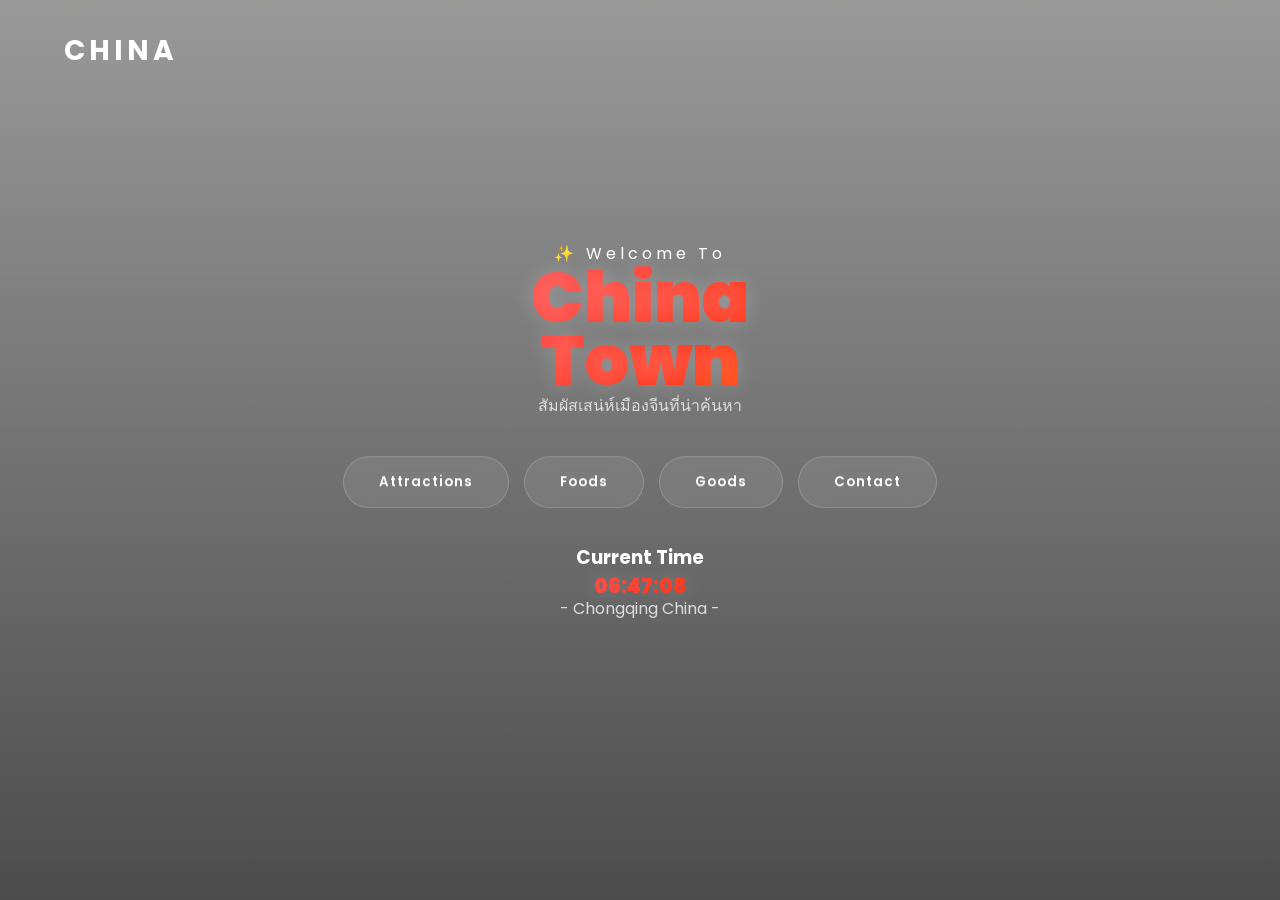
<file: index.html>
<!DOCTYPE html>
<html lang="en">
<head>
<meta charset="UTF-8">
<meta name="viewport" content="width=device-width, initial-scale=1.0">
<title>China Town</title>

<link rel="preconnect" href="https://fonts.googleapis.com">
<link href="https://fonts.googleapis.com/css2?family=Poppins:wght@300;400;500;600;700;800&display=swap" rel="stylesheet">

<link rel="stylesheet" href="style.css">
</head>
<body>

<section class="hero">

    <div class="overlay"></div>

    <div class="firefly-container">
        <span class="spark" style="left:2%;animation-duration:8s;"></span>
        <span class="spark" style="left:6%;animation-duration:12s;"></span>
        <span class="spark" style="left:10%;animation-duration:9s;"></span>
        <span class="spark" style="left:15%;animation-duration:14s;"></span>
        <span class="spark" style="left:20%;animation-duration:10s;"></span>
        <span class="spark" style="left:25%;animation-duration:13s;"></span>
        <span class="spark" style="left:30%;animation-duration:8s;"></span>
        <span class="spark" style="left:35%;animation-duration:15s;"></span>
        <span class="spark" style="left:40%;animation-duration:11s;"></span>
        <span class="spark" style="left:45%;animation-duration:9s;"></span>
        <span class="spark" style="left:50%;animation-duration:12s;"></span>
        <span class="spark" style="left:55%;animation-duration:14s;"></span>
        <span class="spark" style="left:60%;animation-duration:8s;"></span>
        <span class="spark" style="left:65%;animation-duration:13s;"></span>
        <span class="spark" style="left:70%;animation-duration:10s;"></span>
        <span class="spark" style="left:75%;animation-duration:15s;"></span>
        <span class="spark" style="left:80%;animation-duration:9s;"></span>
        <span class="spark" style="left:85%;animation-duration:11s;"></span>
        <span class="spark" style="left:90%;animation-duration:12s;"></span>
        <span class="spark" style="left:95%;animation-duration:14s;"></span>
    </div>

    <nav>
        <div class="logo">CHINA</div>
    </nav>

    <div class="content">

        <span class="tag">✨ Welcome To</span>

        <h1>
            China<br>
            Town
        </h1>

        <p>
            สัมผัสเสน่ห์เมืองจีนที่น่าค้นหา
        </p>

        <div class="buttons">
            <a href="data/fang/index.html"><button class="btn1">Attractions</button></a>
            <a href="data/foods/index.html"><button class="btn2">Foods</button></a>
            <a href="data/tamp/index.html"><button class="btn3">Goods</button></a>
            <a href="data/fen/index.html"><button class="btn4">Contact</button></a>

    </div>

       <div class="glass-card">
        <h2>ㅤ</h2>
        <h3>Current Time</h3>
        <h1 id="clock">0:00:00</h1>
        <p>- Chongqing China -</p>
    </div>

    
</section>

<script src="script.js"></script>

</body>
</html>
</file>
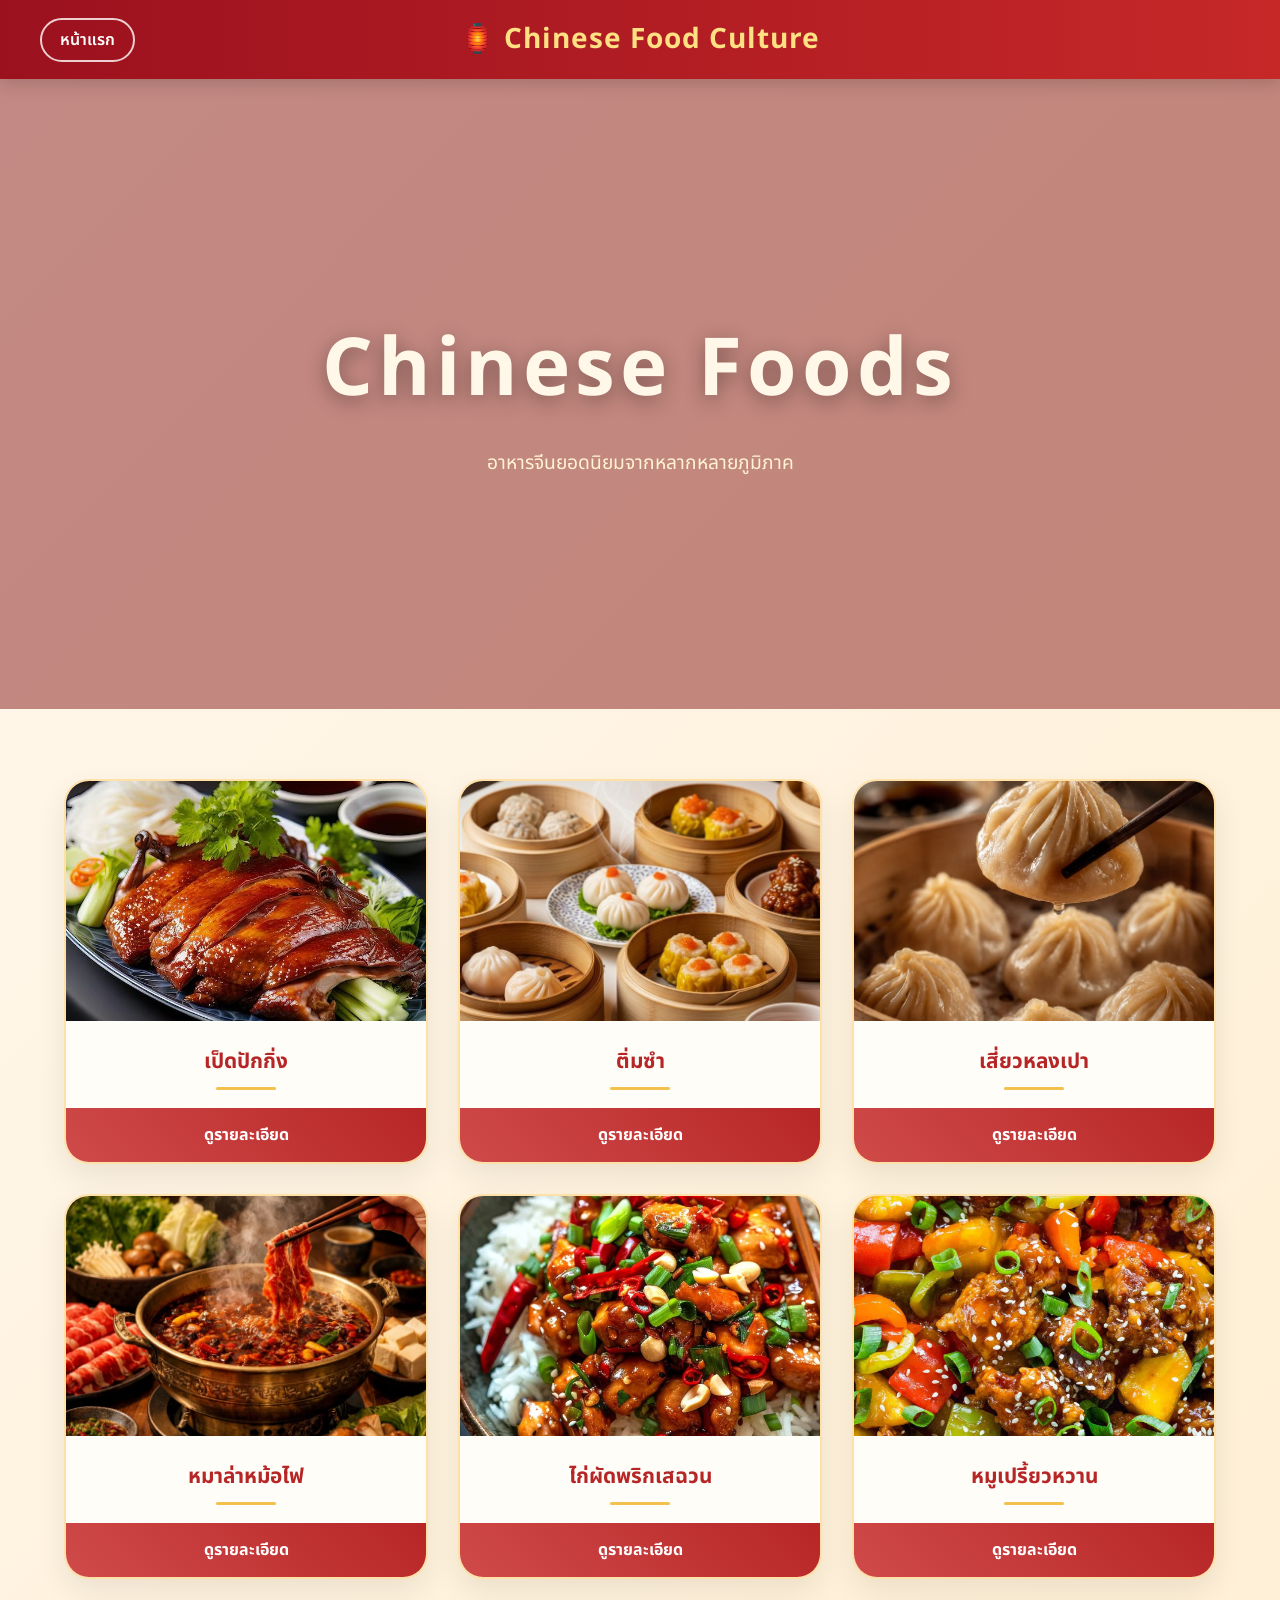
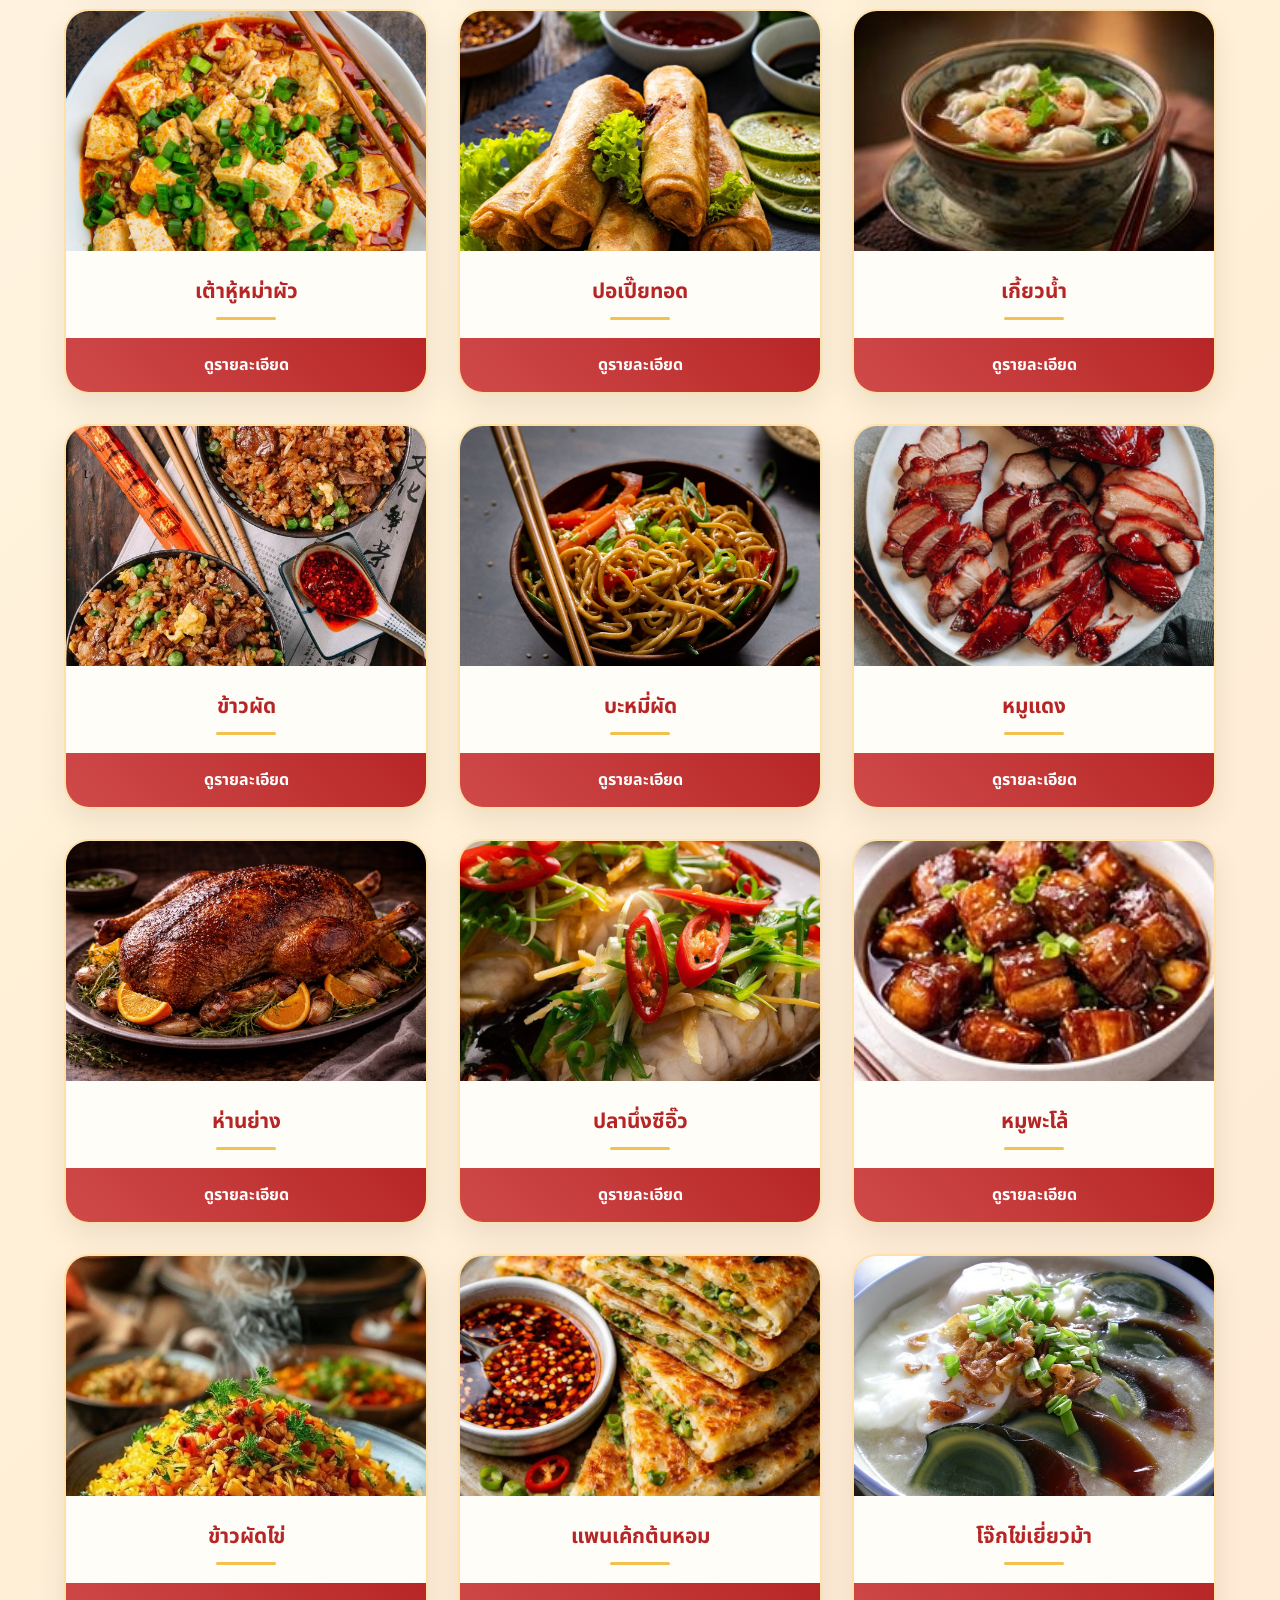
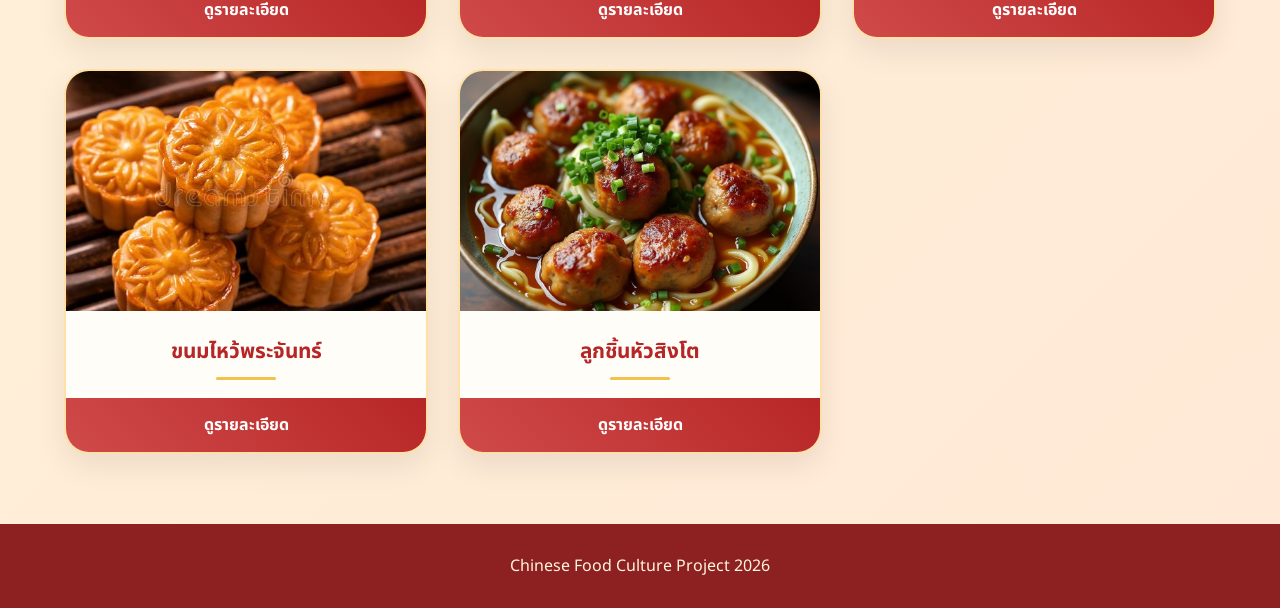
<file: data/foods/index.html>
<!DOCTYPE html>
<html lang="th">

<head>
    <meta charset="UTF-8">
    <meta name="viewport" content="width=device-width, initial-scale=1.0">
    <title>Chinese Food Culture</title>
    <link rel="stylesheet" href="style.css">
</head>

<body>

    <nav>
        <a href="../../index.html" class="home-btn">หน้าแรก</a>
        <h2>🏮 Chinese Food Culture</h2>
    </nav>

    <header class="hero">
        <h1>Chinese Foods</h1>
        <p>อาหารจีนยอดนิยมจากหลากหลายภูมิภาค</p>
    </header>

    <section class="food-grid">


        <div class="food-card">
            <img src="images/duck.jpg" alt="เป็ดปักกิ่ง">
            <h3>เป็ดปักกิ่ง</h3>
            <a href="detail.html?id=duck">ดูรายละเอียด</a>
        </div>

        <div class="food-card">
            <img src="images/dimsum.jpg" alt="ติ่มซำ">
            <h3>ติ่มซำ</h3>
            <a href="detail.html?id=dimsum">ดูรายละเอียด</a>
        </div>

        <div class="food-card">
            <img src="images/xlb.jpg" alt="เสี่ยวหลงเปา">
            <h3>เสี่ยวหลงเปา</h3>
            <a href="detail.html?id=xlb">ดูรายละเอียด</a>
        </div>

        <div class="food-card">
            <img src="images/hotpot.jpg" alt="หมาล่าหม้อไฟ">
            <h3>หมาล่าหม้อไฟ</h3>
            <a href="detail.html?id=hotpot">ดูรายละเอียด</a>
        </div>

        <div class="food-card">
            <img src="images/Chicken.jpg" alt="ไก่ผัดพริกเสฉวน">
            <h3>ไก่ผัดพริกเสฉวน</h3>
            <a href="detail.html?id=Chicken">ดูรายละเอียด</a>
        </div>

        <div class="food-card">
            <img src="images/pork.jpg" alt="หมูเปรี้ยวหวาน">
            <h3>หมูเปรี้ยวหวาน</h3>
            <a href="detail.html?id=pork">ดูรายละเอียด</a>
        </div>

        <div class="food-card">
            <img src="images/mapotofu.jpg" alt="เต้าหู้หม่าผัว">
            <h3>เต้าหู้หม่าผัว</h3>
            <a href="detail.html?id=mapotofu">ดูรายละเอียด</a>
        </div>

        <div class="food-card">
            <img src="images/Spring Rolls.jpg" alt="ปอเปี๊ยทอด">
            <h3>ปอเปี๊ยทอด</h3>
            <a href="detail.html?id=SpringRolls">ดูรายละเอียด</a>
        </div>

        <div class="food-card">
            <img src="images/WontonSoup.jpg" alt="เกี้ยวน้ำ">
            <h3>เกี้ยวน้ำ</h3>
            <a href="detail.html?id=WontonSoup">ดูรายละเอียด</a>
        </div>

        <div class="food-card">
            <img src="images/Fried-Rice.jpg" alt="ข้าวผัด">
            <h3>ข้าวผัด</h3>
            <a href="detail.html?id=FriedRice">ดูรายละเอียด</a>
        </div>

        <div class="food-card">
            <img src="images/Chow Mein.jpg" alt="บะหมี่ผัด">
            <h3>บะหมี่ผัด</h3>
            <a href="detail.html?id=ChowMein">ดูรายละเอียด</a>
        </div>

        <div class="food-card">
            <img src="images/Char Siu.jpg" alt="หมูแดง">
            <h3>หมูแดง</h3>
            <a href="detail.html?id=CharSiu">ดูรายละเอียด</a>
        </div>

        <div class="food-card">
            <img src="images/Roast-Goose.jpg" alt="ห่านย่าง">
            <h3>ห่านย่าง</h3>
            <a href="detail.html?id=RoastGoose">ดูรายละเอียด</a>
        </div>

        <div class="food-card">
            <img src="images/Steamed Fish.jpg" alt="ปลานึ่งซีอิ๊ว">
            <h3>ปลานึ่งซีอิ๊ว</h3>
            <a href="detail.html?id=SteamedFish">ดูรายละเอียด</a>
        </div>

        <div class="food-card">
            <img src="images/Braised Pork Belly.jpg" alt="หมูพะโล้">
            <h3>หมูพะโล้</h3>
            <a href="detail.html?id=BraisedPorkBelly">ดูรายละเอียด</a>
        </div>

        <div class="food-card">
            <img src="images/Egg Fried Rice.jpg" alt="ข้าวผัดไข่">
            <h3>ข้าวผัดไข่</h3>
            <a href="detail.html?id=EggFriedRice">ดูรายละเอียด</a>
        </div>

        <div class="food-card">
            <img src="images/Scallion Pancake.jpg" alt="แพนเค้กต้นหอม">
            <h3>แพนเค้กต้นหอม</h3>
            <a href="detail.html?id=ScallionPancake">ดูรายละเอียด</a>
        </div>

        <div class="food-card">
            <img src="images/Century Egg Porridge.jpg" alt="โจ๊กไข่เยี่ยวม้า">
            <h3>โจ๊กไข่เยี่ยวม้า</h3>
            <a href="detail.html?id=CenturyEggPorridge">ดูรายละเอียด</a>
        </div>

        <div class="food-card">
            <img src="images/Mooncake.jpg" alt="ขนมไหว้พระจันทร์">
            <h3>ขนมไหว้พระจันทร์</h3>
            <a href="detail.html?id=Mooncake">ดูรายละเอียด</a>
        </div>

        <div class="food-card">
            <img src="images/lion.jpg" alt="ลูกชิ้นหัวสิงโต">
            <h3>ลูกชิ้นหัวสิงโต</h3>
            <a href="detail.html?id=LionsHeadMeatballs">ดูรายละเอียด</a>
        </div>

    </section>



    <footer>
        <p>Chinese Food Culture Project 2026</p>
    </footer>

</body>

</html>
</file>
<file: style.css>
* {
    margin: 0;
    padding: 0;
    box-sizing: border-box;
    font-family: 'Poppins', sans-serif;
}

body {
    overflow: hidden;
}

/* 1. เปลี่ยนพื้นหลังเป็นภาพเมืองจีน (Shanghai Night View) */
.hero {
    background-image: url("https://png.pngtree.com/background/20210710/original/pngtree-vintage-traditional-chinese-style-new-year-background-picture-image_978864.jpg");
    background-position: center;
    height: 100vh; /* บังคับให้สูงเต็มจอ */
    position: relative;
}


.overlay {
    position: absolute;
    inset: 0;
    background: linear-gradient(
        to bottom,
        rgba(0, 0, 0, 0.4),
        rgba(0, 0, 0, 0.7)
    );
}


nav {
    position: relative;
    z-index: 10;
    display: flex;
    justify-content: space-between;
    align-items: center;
    width: 90%;
    margin: auto;
    padding: 30px 0;
}

.logo {
    color: white;
    font-size: 28px;
    font-weight: 700;
    letter-spacing: 4px;
}

nav ul {
    display: flex;
    gap: 40px;
    list-style: none;
}

/* 2. ฟังก์ชันเมนูขวาบนเด้งได้ตอนเมาส์โดน (Hover Effect เจ๋งๆ) */
nav a {
    text-decoration: none;
    color: white;
    display: inline-block;
    position: relative;
    padding: 5px 0;
    font-weight: 500;
    /* ใช้ cubic-bezier เพื่อให้จังหวะเด้งตอนเมาส์ชี้ดูนุ่มนวลและมีสปริง */
    transition: transform 0.3s cubic-bezier(0.175, 0.885, 0.32, 1.275), color 0.3s ease;
}

nav a:hover {
    color: #ff0000;
    transform: translateY(-5px) scale(1.05); /* เด้งขึ้นและขยายขึ้นนิดหน่อย */
}

/* แถม: เอฟเฟกต์เส้นใต้เรืองแสงวิ่งขยายออกซ้าย-ขวา ตอน Hover เมนู */
nav a::after {
    content: '';
    position: absolute;
    width: 100%;
    transform: scaleX(0);
    height: 2px;
    bottom: 0;
    left: 0;
    background-color: #ff0000;
    transform-origin: bottom center;
    transition: transform 0.25s ease-out;
    box-shadow: 0 0 8px #ff0000;
}

nav a:hover::after {
    transform: scaleX(1);
}

/* 3. ย้ายกล่องข้อความ China Town มาไว้ตรงกลางหน้าจอ */
.content {
    position: absolute;
    z-index: 10;
    top: 50%;
    left: 50%; /* เปลี่ยนจาก 8% เป็น 50% */
    transform: translate(-50%, -50%); /* จัดกึ่งกลางที่แท้จริงทั้งแนวตั้งและแนวนอน */
    color: white;
    text-align: center; /* สั่งให้ตัวหนังสือและปุ่มจัดกึ่งกลางตัวเอง */
    display: flex;
    flex-direction: column;
    align-items: center;
}

.tag {
    font-size: 25;
    color: #ffffff;
    letter-spacing: 4px;
}

.content h1{
    font-size: 70px;
    font-weight: 900;
    line-height: 0.9;
    text-align: center;

    background: linear-gradient(
        135deg,
        #ff4d4d,
        #ff3015,
        #ff8c00,
        #ffca1b,
        #550c0c
    );

    background-size: 300% 300%;

    -webkit-background-clip: text;
    -webkit-text-fill-color: transparent;
    background-clip: text;

    animation: gradient 5s ease infinite;

    text-shadow: 0 0 20px rgba(255,255,255,0.2);
}

@keyframes gradient{
    0%{
        background-position: 0% 50%;
    }
    50%{
        background-position: 100% 50%;
    }
    100%{
        background-position: 0% 50%;
    }
}

.content p {
    max-width: 550px;
    color: #ddd;
    line-height: 1.8;
    margin-bottom: 35px;
}

.buttons {
    display: flex;
    gap: 15px;
    justify-content: center; /* จัดกลุ่มปุ่มให้อยู่ตรงกลาง */
}


.btn1, .btn2, .btn3, .btn4 {
    padding: 15px 35px;
    border-radius: 50px;
    color: white;
    font-weight: 600;
    letter-spacing: 1px;
    cursor: pointer;
    
    /* ดีไซน์ปุ่มแบบกระจกฝ้า (Glassmorphism) */
    background: rgba(255, 255, 255, 0.08); 
    border: 1px solid rgba(255, 255, 255, 0.2);
    backdrop-filter: blur(15px);
    -webkit-backdrop-filter: blur(15px);
    
   
    transition: transform 0.3s cubic-bezier(0.175, 0.885, 0.32, 1.275), 
                border-color 0.3s ease, 
                box-shadow 0.3s ease, 
                color 0.3s ease;
}


.btn1:hover, .btn2:hover, .btn3:hover, .btn4:hover {
    color: #c00000;                        
    background: rgba(255, 255, 255, 0.15); 
    border-color: #ffe600;                
    transform: translateY(-6px) scale(1.03); 
    box-shadow: 0 12px 25px rgba(255, 0, 0, 0.35); /* แสงนีออนฟุ้งสะท้อนอยู่ใต้ปุ่ม */
}

/* กล่องเวลาฝั่งขวา (คงไว้ที่เดิม แต่ปรับแอนิเมชันให้ไม่ตีกับ transform กึ่งกลาง) */
.glass-card {
    font-size: 5;
}

.glass-card h3 {
    margin-bottom: 5px;
}

.glass-card h1 {
    font-size: 20px;
}

/* ปรับแอนิเมชันลอยของกล่องเวลาใหม่ */
@keyframes float {
    0% {
        transform: translateY(0px);
    }
    50% {
        transform: translateY(-15px);
    }
    100% {
        transform: translateY(0px);
    }
}

@media(max-width: 1024px) {
    /* ซ่อนกล่องเวลาในหน้าจอที่เล็กลง เพื่อไม่ให้ทับกับข้อความตรงกลาง */
    .glass-card {
        display: none;
    }
}

@media(max-width: 768px) {
    nav ul {
        display: none;
    }
    .content h1 {
        font-size: 55px;
        line-height: 60px;
    }
}

/* Container ครอบประกายไฟให้อยู่เต็มจอและไม่บังปุ่ม */
.firefly-container {
    position: absolute;
    inset: 0;
    overflow: hidden;
    pointer-events: none; /* ทำให้ยังกดปุ่มบนหน้าเว็บได้ตามปกติ */
    z-index: 2; /* อยู่หลังข้อความ แต่อยู่หน้าภาพพื้นหลัง */
}

/* สไตล์เริ่มต้นของละอองประกายไฟ */
.sparkle {
    position: absolute;
    width: 100%;
    height: 100%;
    top: 0;
    left: 0;
    mix-blend-mode: screen; /* กรองเฉพาะสีทองให้เรืองแสง */
}

/* ละอองไฟชุดที่ 1: เม็ดใหญ่ ลอยเร็วปานกลาง */
.firefly-container {
    position: absolute;
    inset: 0;
    overflow: hidden;
    pointer-events: none;
    z-index: 2;
}

.spark {
    position: absolute;
    top: -20px;
    border-radius: 50%;
    background: #ffd700;
    box-shadow:
        0 0 6px #ffd700,
        0 0 12px #ffb300,
        0 0 20px #ff9900;

    animation: snowfall linear infinite;
}

/* เล็ก */
.spark:nth-child(3n) {
    width: 3px;
    height: 3px;
    opacity: .7;
}

/* กลาง */
.spark:nth-child(3n+1) {
    width: 5px;
    height: 5px;
    opacity: .9;
}

/* ใหญ่ */
.spark:nth-child(3n+2) {
    width: 8px;
    height: 8px;
    opacity: 1;
}

@keyframes snowfall {
    0% {
        transform: translateY(-10vh) translateX(0);
        opacity: 0;
    }

    10% {
        opacity: 1;
    }

    50% {
        transform: translateY(50vh) translateX(30px);
    }

    100% {
        transform: translateY(110vh) translateX(-20px);
        opacity: 0;
    }
}
</file>
<file: data/foods/style.css>
@import url('https://fonts.googleapis.com/css2?family=Noto+Sans+Thai:wght@300;400;500;700&display=swap');

*{
    margin:0;
    padding:0;
    box-sizing:border-box;
    font-family:'Noto Sans Thai',sans-serif;
}

html{
    scroll-behavior:smooth;
}

body{
    min-height:100vh;
    background:
    linear-gradient(
        135deg,
        #fff8ef,
        #fff1d8,
        #ffe9d6
    );
    color:#4a2b2b;
}

/* ================= NAVBAR ================= */

/* ================= NAVBAR ================= */

nav{
    background:rgba(183, 38, 38, 0.95);
    backdrop-filter:blur(10px);

    position:sticky;
    top:0;
    z-index:1000;

    padding:18px 40px;

    box-shadow:0 8px 25px rgba(183,38,38,.25);

    display:flex;
    justify-content:center;
    align-items:center;

    position:sticky;
}

nav h2{
    color:#ffe39c;
    font-size:1rem;
    font-weight:200;
    letter-spacing:1px;
    margin:0;
}

.home-btn{
    position:absolute;
    left:40px;

    color:white;
    text-decoration:none;
    font-weight:600;

    padding:8px 16px;
    border:2px solid rgba(255,255,255,.8);
    border-radius:25px;

    transition:.3s;
}

.home-btn:hover{
    background:white;
    color:#b72626;
}

.nav-menu{
    width:100%;
    display:flex;
    justify-content:flex-start;
}

.home-btn{
    color:white;
    text-decoration:none;
    font-weight:600;

    padding:8px 18px;

    border:2px solid rgba(255,255,255,.8);
    border-radius:30px;

    transition:.3s;
}

.home-btn:hover{
    background:white;
    color:#b72626;
}
.hero{
    height:70vh;

    display:flex;
    flex-direction:column;
    justify-content:center;
    align-items:center;

    text-align:center;

    background:
    linear-gradient(
        rgba(120,0,0,.45),
        rgba(120,0,0,.45)
    ),
    url("https://images.unsplash.com/photo-1517248135467-4c7edcad34c4");

    background-size:cover;
    background-position:center;
}

.hero h1{
    font-size:5rem;
    color:#fff7e7;

    letter-spacing:5px;
    font-weight:700;

    text-shadow:
    0 5px 20px rgba(0,0,0,.35);

    animation:floatText 3s ease-in-out infinite;
}

.hero p{
    margin-top:18px;
    color:#fff3d2;
    font-size:1.2rem;
    max-width:700px;
}

@keyframes floatText{
    0%{
        transform:translateY(0);
    }
    50%{
        transform:translateY(-8px);
    }
    100%{
        transform:translateY(0);
    }
}

/* ================= FOOD GRID ================= */

.food-grid{
    width:90%;
    margin:70px auto;

    display:grid;
    grid-template-columns:
    repeat(auto-fit,minmax(280px,1fr));

    gap:30px;
}

/* ================= CARD ================= */

.food-card{
    background:#fffdf8;

    border-radius:25px;
    overflow:hidden;

    border:2px solid #ffe1a8;

    box-shadow:
    0 12px 30px rgba(0,0,0,.08);

    transition:.4s;
}

.food-card:hover{
    transform:
    translateY(-12px);

    box-shadow:
    0 18px 35px rgba(183,38,38,.18);
}

.food-card img{
    width:100%;
    height:240px;
    object-fit:cover;

    transition:.5s;
}

.food-card:hover img{
    transform:scale(1.05);
}

.food-card h3{
    text-align:center;

    padding:18px;

    color:#b72626;
    font-size:1.3rem;
    font-weight:700;
}

.food-card h3::after{
    content:"";
    display:block;

    width:60px;
    height:3px;

    margin:10px auto 0;

    background:#f2c14e;
    border-radius:10px;
}

/* ================= BUTTON ================= */

.food-card a{
    display:block;
    text-align:center;

    padding:15px;

    text-decoration:none;

    background:
    linear-gradient(
        45deg,
        #d04a4a,
        #b72626
    );

    color:white;
    font-weight:700;

    transition:.35s;
}

.food-card a:hover{
    background:
    linear-gradient(
        45deg,
        #e66060,
        #cc3636
    );

    letter-spacing:1px;

    box-shadow:
    inset 0 0 20px rgba(255,255,255,.15);
}

/* ================= DETAIL PAGE ================= */

.detail-container{
    max-width:1200px;

    margin:60px auto;
    padding:20px;

    display:grid;
    grid-template-columns:1fr 1fr;
    gap:40px;
}

.detail-container img{
    width:100%;
    border-radius:25px;

    border:4px solid #ffe1a8;

    box-shadow:
    0 15px 35px rgba(0,0,0,.15);
}

.detail-content{
    background:#fffdf8;

    padding:35px;

    border-radius:25px;

    border:2px solid #ffe1a8;

    box-shadow:
    0 10px 25px rgba(0,0,0,.08);
}

.detail-content h1{
    color:#b72626;
    margin-bottom:20px;
    font-size:2.5rem;
}

.detail-content h3{
    color:#d18c00;
    margin-top:22px;
    margin-bottom:10px;
}

.detail-content p{
    line-height:1.9;
    color:#555;
}

.detail-content a{
    display:inline-block;

    margin-top:25px;

    background:#b72626;
    color:white;

    text-decoration:none;

    padding:12px 22px;

    border-radius:12px;

    transition:.3s;
}

.detail-content a:hover{
    background:#d04a4a;

    transform:translateY(-3px);

    box-shadow:
    0 10px 20px rgba(183,38,38,.25);
}

/* ================= FOOTER ================= */

footer{
    margin-top:60px;

    background:#8d2020;

    color:#fff6dd;

    text-align:center;

    padding:30px;
}

/* ================= MOBILE ================= */

@media(max-width:768px){

    nav{
        padding:15px 20px;
    }

    .hero h1{
        font-size:3rem;
    }

    .hero p{
        width:90%;
        font-size:1rem;
    }

    .detail-container{
        grid-template-columns:1fr;
    }

}
nav{
    background: linear-gradient(90deg,#9b111e,#c62828);
    padding:18px 40px;

    display:flex;
    justify-content:center;
    align-items:center;

    position:relative;

    box-shadow:0 5px 15px rgba(0,0,0,.15);
}

nav h2{
    color:#ffe082;
    font-size:28px;
    font-weight:bold;
}

/* ปุ่มกลับหน้าแรก */
.back-btn{
    position:absolute;
    right:40px;

    text-decoration:none;
    color:white;

    background:linear-gradient(135deg,#ff9800,#ffd54f);

    padding:12px 22px;

    border-radius:40px;

    font-weight:bold;

    transition:.3s;

    box-shadow:0 6px 15px rgba(0,0,0,.2);
}

.back-btn:hover{
    transform:translateY(-3px);

    background:linear-gradient(135deg,#ffb300,#ffe082);

    color:#8b0000;

    box-shadow:0 10px 20px rgba(255,193,7,.4);
}

.back-btn:active{
    transform:scale(.96);
}
</file>
